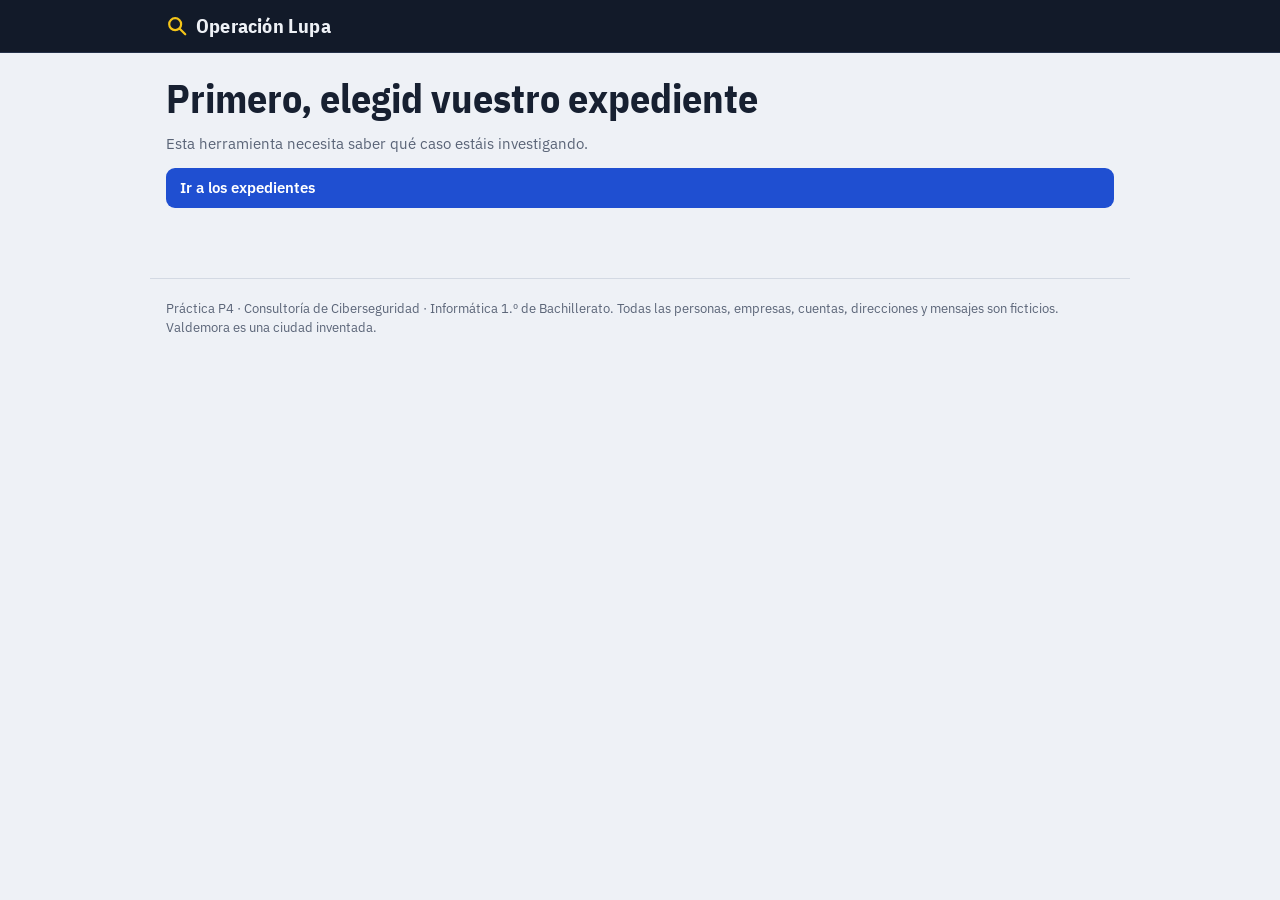
<file: archivos.html>
<!DOCTYPE html>
<html lang="es">
<head>
<meta charset="utf-8">
<meta name="viewport" content="width=device-width, initial-scale=1, viewport-fit=cover">
<title>Archivos · Operación Lupa</title>
<link rel="preconnect" href="https://fonts.googleapis.com">
<link rel="stylesheet" href="https://fonts.googleapis.com/css2?family=IBM+Plex+Sans+Condensed:wght@500;600;700&family=IBM+Plex+Sans:wght@400;500;600&family=IBM+Plex+Mono:wght@400;500;600&display=swap">
<link rel="stylesheet" href="css/comun.css">
<style>:root{padding-top:env(safe-area-inset-top,0px);padding-bottom:env(safe-area-inset-bottom,0px)}</style>
</head>
<body>
<main class="wrap" id="view"></main>
<script src="datos/hugo.js"></script>
<script src="datos/dani.js"></script>
<script src="datos/nora.js"></script>
<script src="datos/marcos.js"></script>
<script src="datos/irene.js"></script>
<script src="js/comun.js"></script>
<script>
const ICON = {jpg: "🖼️", docx: "📄", png: "🖼️", pdf: "📕", gpx: "🧭", mp4: "🎞️", mp3: "🎵"};
async function detail(c, f, box) {
 const head = `<div style="display:flex;gap:8px;align-items:center;flex-wrap:wrap">${ev(f.c)}<h3 style="font-size:18px;font-family:var(--mono);font-weight:500;word-break:break-all">${f.name}</h3></div>`;
 if (f.kind !== "jpg") {
  box.innerHTML = head + `<p class="small" style="margin:0">Propiedades del archivo</p><table class="ptable">${f.props.map(r => `<tr><td>${r[0]}</td><td>${esc(r[1])}</td></tr>`).join("")}</table>${f.gps ? gpsBlock(f.gps) : ""}`; return;
 }
 const prev = `<div class="fprev">${photo(f.name, f.ph, (c.h + 60) % 360)}</div>`;
 box.innerHTML = head + prev + `<p class="small" style="margin:0">${esc(f.note)} · leyendo metadatos…</p>`;
 let meta = Object.assign({}, c.meta[f.name]);
 try { const r = await readExif("img/" + f.name); if (r && (r.model !== "—" || r.date !== "—")) meta = r; } catch (e) {}
 const rows = [["Fabricante", meta.make], ["Modelo del dispositivo", meta.model], ["Fecha y hora de la toma", meta.date], ["Software", meta.soft || "—"], ["Ubicación (GPS)", meta.gps ? `${meta.gps[0].toFixed(5)}, ${meta.gps[1].toFixed(5)}` : "No contiene"]];
 box.innerHTML = head + prev + `<p class="small" style="margin:0">${esc(f.note)}</p>
  <table class="ptable">${rows.map(r => `<tr><td>${r[0]}</td><td>${esc(r[1])}</td></tr>`).join("")}</table>${gpsBlock(meta.gps)}
  <a class="btn ghost" href="img/${f.name}" download="${f.name}" style="justify-self:start">Descargar el original</a>`;
}
toolPage("archivos", (c, id, el) => {
 el.innerHTML = `<div class="fx panel"><div class="flist">${c.files.map((f, i) => `<button class="fitem" data-i="${i}"><span class="fi">${ICON[f.kind]}</span><span style="min-width:0;flex:1"><b>${f.name}</b><small>${f.kind.toUpperCase()}</small></span>${ev(f.c)}</button>`).join("")}</div><div class="fdet" id="fd"></div></div>`;
 const show = i => { el.querySelectorAll(".fitem").forEach((b, j) => b.setAttribute("aria-current", i === j)); detail(c, c.files[i], $("#fd")); };
 el.querySelectorAll(".fitem").forEach(b => b.onclick = () => show(+b.dataset.i)); show(0);
});
</script>
</body>
</html>
</file>
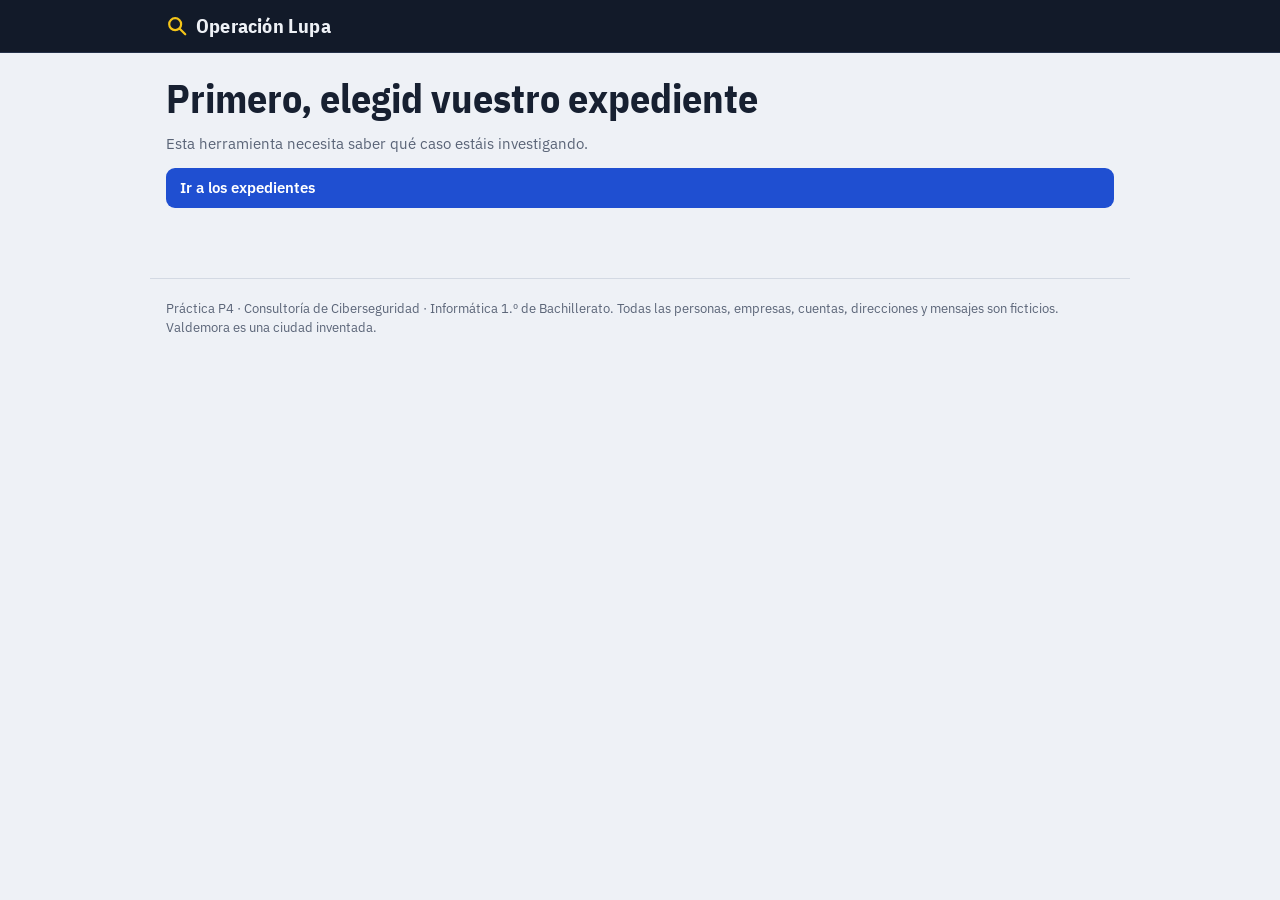
<file: cuentas.html>
<!DOCTYPE html>
<html lang="es">
<head>
<meta charset="utf-8">
<meta name="viewport" content="width=device-width, initial-scale=1, viewport-fit=cover">
<title>Panel de cuentas · Operación Lupa</title>
<link rel="preconnect" href="https://fonts.googleapis.com">
<link rel="stylesheet" href="https://fonts.googleapis.com/css2?family=IBM+Plex+Sans+Condensed:wght@500;600;700&family=IBM+Plex+Sans:wght@400;500;600&family=IBM+Plex+Mono:wght@400;500;600&display=swap">
<link rel="stylesheet" href="css/comun.css">
<style>:root{padding-top:env(safe-area-inset-top,0px);padding-bottom:env(safe-area-inset-bottom,0px)}</style>
</head>
<body>
<main class="wrap" id="view"></main>
<script src="datos/hugo.js"></script>
<script src="datos/dani.js"></script>
<script src="datos/nora.js"></script>
<script src="datos/marcos.js"></script>
<script src="datos/irene.js"></script>
<script src="js/comun.js"></script>
<script>
toolPage("cuentas", (c, id, el) => {
 const card = a => `<div class="acct panel"${a.alert ? ' style="border-color:var(--alert)"' : ""}><div class="top"><span class="ic">${a.ic}</span><div class="nm"><b>${a.svc}</b><span>${esc(a.id)}</span></div>${ev(a.c)}</div>
  <dl class="kv">${a.kv.map(k => `<dt>${k[0]}</dt><dd>${esc(k[1])}</dd>`).join("")}</dl>
  <div class="actv"><span class="eyebrow" style="font-size:11px">Actividad reciente</span>${a.act.map(r => `<div><time>${r[0]}</time><span${r[2] ? ' class="warn"' : ""}>${esc(r[1])}</span></div>`).join("")}</div>
  ${a.alert ? `<p style="margin:0;font-size:13.5px;color:var(--alert)">⚠️ ${esc(a.alert)}</p>` : ""}</div>`;
 el.innerHTML = `<div class="acc">${c.acc.map(card).join("")}</div>
 <section class="lab panel"><span class="eyebrow">Prueba de recuperación autorizada</span><h3>¿Podría un atacante recuperar la cuenta de ${c.lab.svc}?</h3>
 <p style="margin:0;font-size:14px">${c.short} os autoriza a probar el formulario «He olvidado mi contraseña» de <b>${esc(c.lab.user)}</b>. No hay límite de intentos.</p>
 <div class="txt" style="font-size:14px"><b>Pregunta de seguridad:</b> ${esc(c.lab.q)}</div>
 <form id="lf"><input id="la" placeholder="Respuesta" aria-label="Respuesta a la pregunta de seguridad" autocomplete="off"><button class="btn" type="submit">Comprobar</button></form>
 <div class="out" id="lo" aria-live="polite"></div></section>`;
 let tries = 0;
 $("#lf").addEventListener("submit", e => {
  e.preventDefault(); tries++; const o = $("#lo"), v = $("#la").value;
  if (!v.trim()) { o.className = "out bad"; o.textContent = "Escribid una respuesta."; return; }
  if ([].concat(c.lab.hash).includes(hz(v))) { o.className = "out good"; o.textContent = `Respuesta correcta en ${tries} intento${tries > 1 ? "s" : ""}. ${c.lab.svc} os deja crear una contraseña nueva: un atacante habría tomado el control de la cuenta. Anotad de qué evidencias sacasteis la respuesta.`; }
  else { o.className = "out bad"; o.textContent = `Respuesta incorrecta (intento ${tries}). Revisad las evidencias de la misión 1.`; }
 });
});
</script>
</body>
</html>
</file>
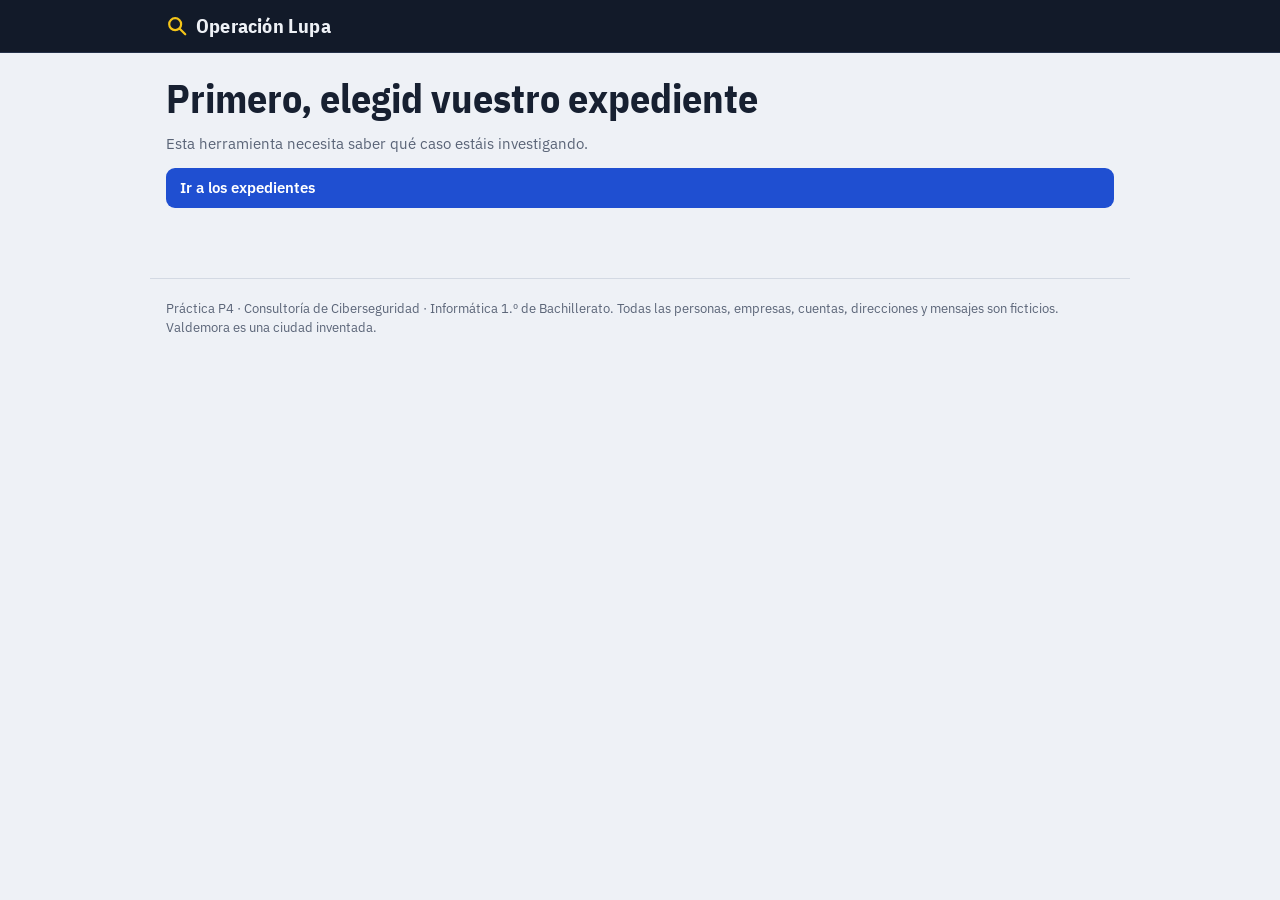
<file: cybersearch.html>
<!DOCTYPE html>
<html lang="es">
<head>
<meta charset="utf-8">
<meta name="viewport" content="width=device-width, initial-scale=1, viewport-fit=cover">
<title>CyberSearch · Operación Lupa</title>
<link rel="preconnect" href="https://fonts.googleapis.com">
<link rel="stylesheet" href="https://fonts.googleapis.com/css2?family=IBM+Plex+Sans+Condensed:wght@500;600;700&family=IBM+Plex+Sans:wght@400;500;600&family=IBM+Plex+Mono:wght@400;500;600&display=swap">
<link rel="stylesheet" href="css/comun.css">
<style>:root{padding-top:env(safe-area-inset-top,0px);padding-bottom:env(safe-area-inset-bottom,0px)}</style>
</head>
<body>
<main class="wrap" id="view"></main>
<script src="datos/hugo.js"></script>
<script src="datos/dani.js"></script>
<script src="datos/nora.js"></script>
<script src="datos/marcos.js"></script>
<script src="datos/irene.js"></script>
<script src="js/comun.js"></script>
<script>
toolPage("cybersearch", (c, id, el) => {
 el.innerHTML = `<div class="search panel"><div class="slogo">Cyber<span>Search</span></div>
 <form class="sbox" id="sf" role="search"><input id="q" type="search" placeholder="Buscar en Internet…" aria-label="Buscar" autocomplete="off"><button class="btn" type="submit">Buscar</button></form>
 <div id="res" class="res"><p class="empty">Escribid el nombre de usuario y pulsad Buscar. Si descubrís otro dato (un nombre completo, un correo…), probadlo también.</p></div></div>
 <div class="panel" style="margin-top:14px;padding:14px"><div style="display:flex;gap:8px;align-items:center;margin-bottom:6px">${ev(c.log.c)}<h3 style="font-size:17px">Registro técnico aportado por la auditoría</h3></div>
 <p class="small" style="margin:0 0 8px">Este registro no aparece en buscadores: lo genera un servicio cada vez que ${c.short} se conecta.</p>
 <div class="log"><table>${c.log.rows.map(r => `<tr><td>${r[0]}</td><td>${esc(r[1])}</td></tr>`).join("")}</table></div></div>`;
 $("#sf").addEventListener("submit", e => {
  e.preventDefault();
  const q = $("#q").value.trim().toLowerCase().replace(/^@/, ""), out = $("#res");
  if (!q) { out.innerHTML = `<p class="empty">Escribid algo para buscar.</p>`; return; }
  const hit = c.search.q.some(k => q === k || (q.length >= 4 && k.includes(q) && q.length >= k.length - 3));
  out.innerHTML = hit ? `<p class="empty">Resultados para «${esc(q)}»</p>` + c.search.res.map((r, i) => `<button class="r" data-i="${i}"><span class="u">${esc(r.u)}</span><span class="t">${esc(r.t)}</span><span class="s">${esc(r.s)}</span><span>${ev(r.c)}</span></button>`).join("")
   : `<p class="empty">No hay resultados para «${esc(q)}». Revisad cómo está escrito o probad con otro dato.</p>`;
  out.querySelectorAll(".r").forEach(b => b.onclick = () => { const r = c.search.res[b.dataset.i];
   openSheet(`<div class="hd"><span class="ev">${r.c}</span><div class="who">${esc(r.t)}<small>${esc(r.u)}</small></div>${X}</div><div class="site">${r.page}</div>`, r.t); });
 });
});
</script>
</body>
</html>
</file>
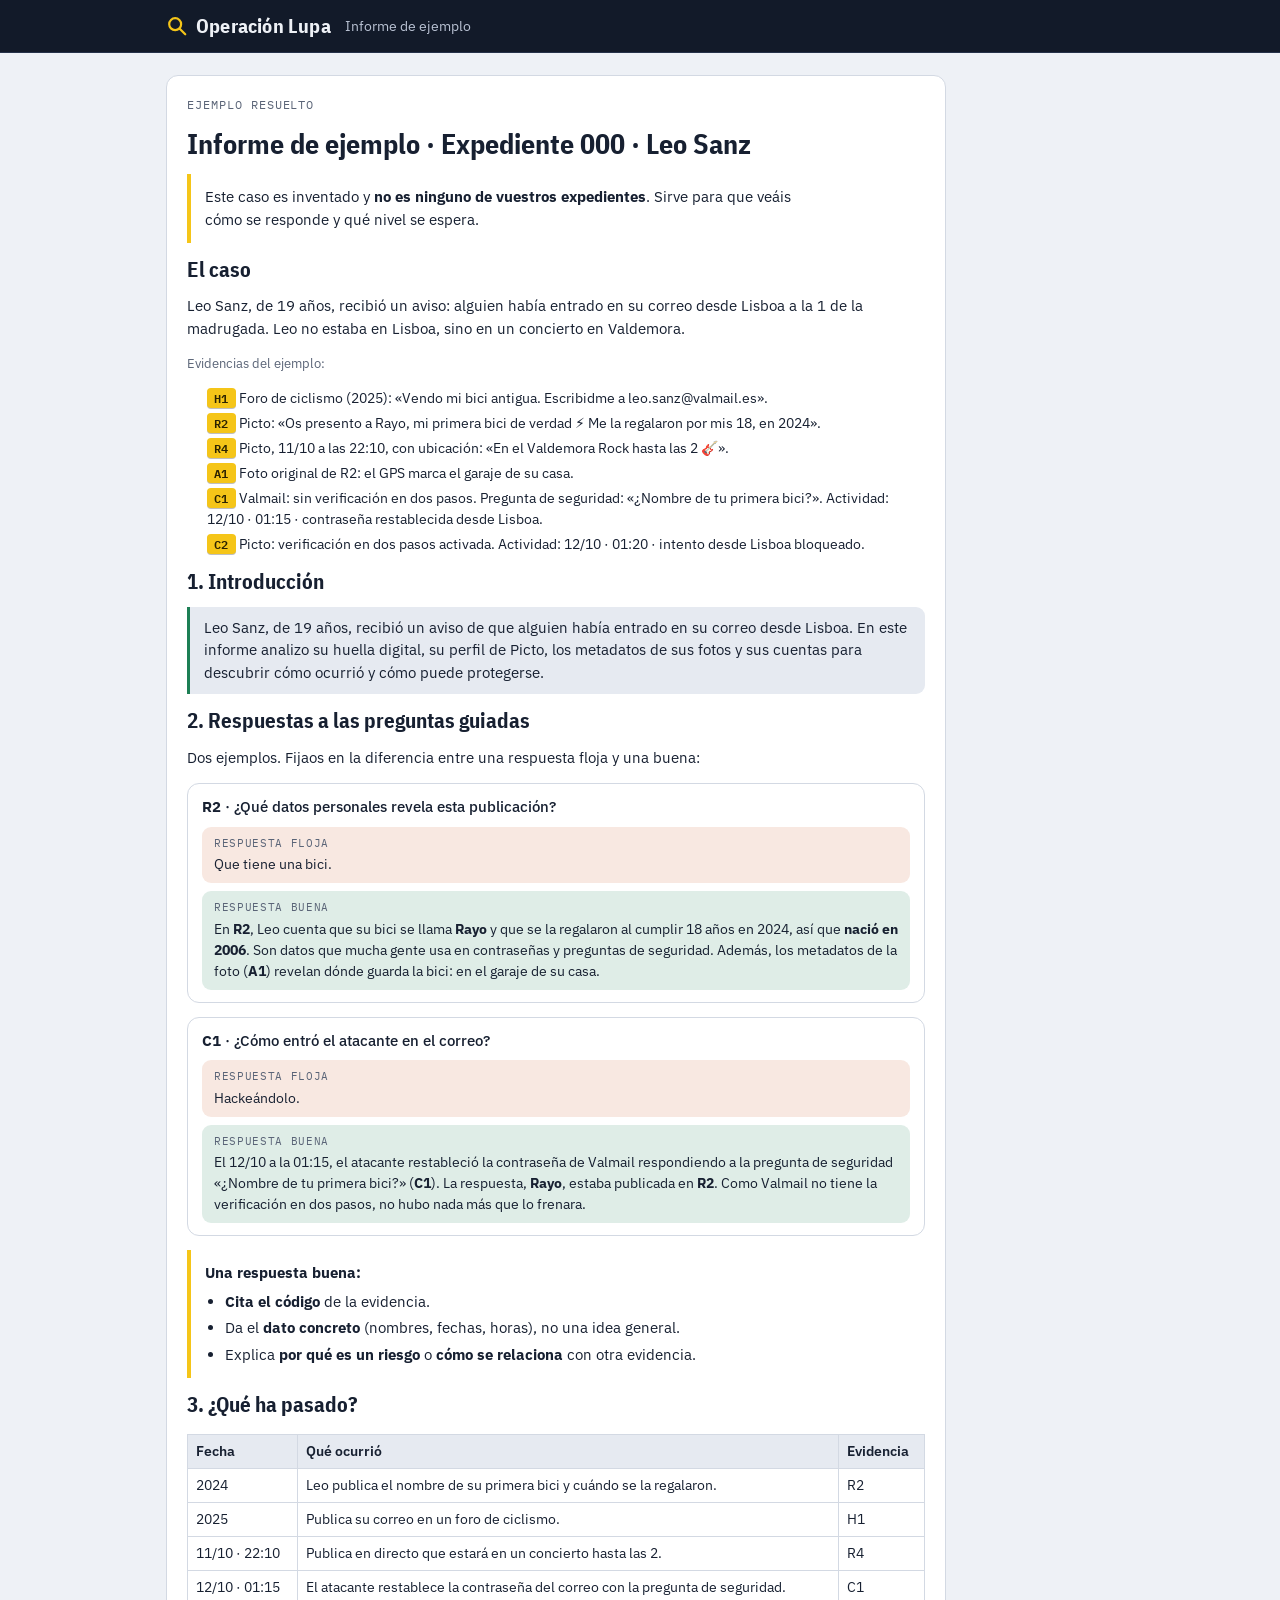
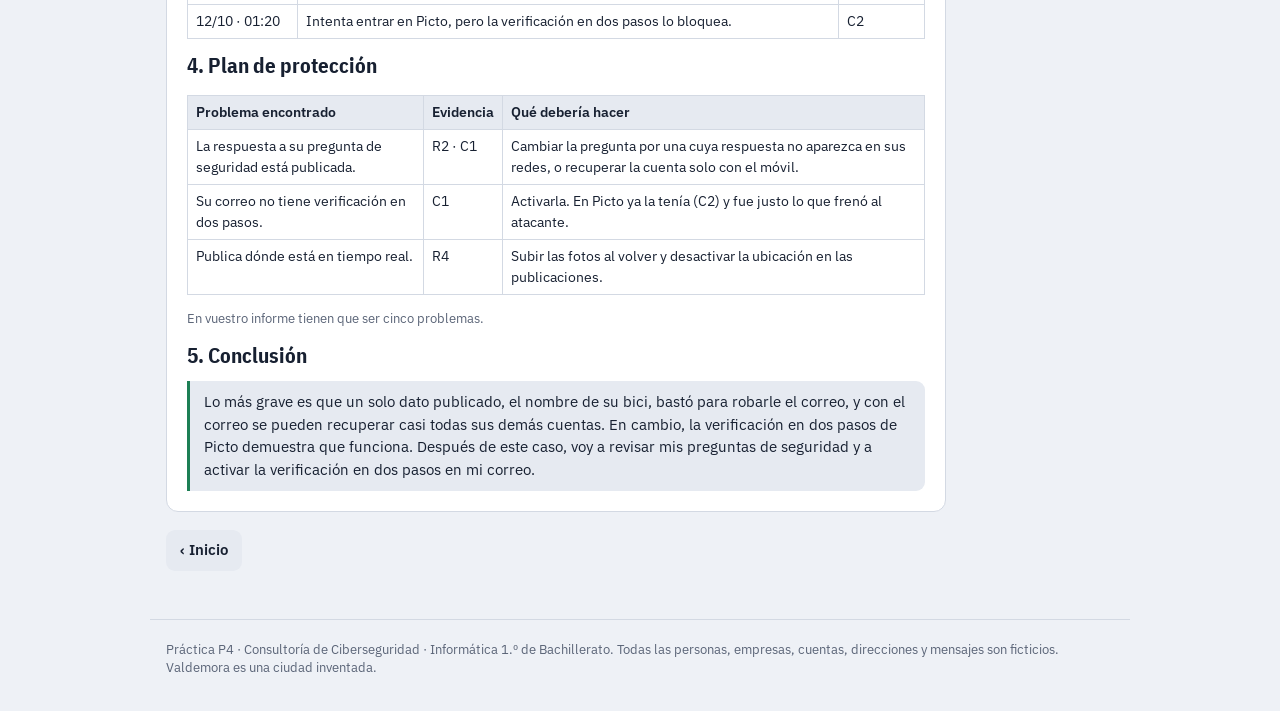
<file: ejemplo.html>
<!DOCTYPE html>
<html lang="es">
<head>
<meta charset="utf-8">
<meta name="viewport" content="width=device-width, initial-scale=1, viewport-fit=cover">
<title>Informe de ejemplo · Operación Lupa</title>
<link rel="preconnect" href="https://fonts.googleapis.com">
<link rel="stylesheet" href="https://fonts.googleapis.com/css2?family=IBM+Plex+Sans+Condensed:wght@500;600;700&family=IBM+Plex+Sans:wght@400;500;600&family=IBM+Plex+Mono:wght@400;500;600&display=swap">
<link rel="stylesheet" href="css/comun.css">
<style>:root{padding-top:env(safe-area-inset-top,0px);padding-bottom:env(safe-area-inset-bottom,0px)}</style>
</head>
<body>
<main class="wrap" id="view"></main>
<script src="datos/hugo.js"></script>
<script src="datos/dani.js"></script>
<script src="datos/nora.js"></script>
<script src="datos/marcos.js"></script>
<script src="datos/irene.js"></script>
<script src="js/comun.js"></script>
<script>
chrome();
const id = caseId();
setCrumb(id ? [[`Expediente ${CASOS[id].no}`, `expediente.html#${id}`], ["Informe de ejemplo"]] : [["Informe de ejemplo"]]);
$("#view").innerHTML = `<article class="doc panel"><span class="eyebrow">Ejemplo resuelto</span><h1 style="font-size:28px">Informe de ejemplo · Expediente 000 · Leo Sanz</h1><p class="notice" style="margin:0">Este caso es inventado y <b>no es ninguno de vuestros expedientes</b>. Sirve para que veáis cómo se responde y qué nivel se espera.</p><h2>El caso</h2><p style="margin:0">Leo Sanz, de 19 años, recibió un aviso: alguien había entrado en su correo desde Lisboa a la 1 de la madrugada. Leo no estaba en Lisboa, sino en un concierto en Valdemora.</p><p class="small" style="margin:0">Evidencias del ejemplo:</p><ul class="evl"><li><span class="ev">H1</span> Foro de ciclismo (2025): «Vendo mi bici antigua. Escribidme a leo.sanz@valmail.es».</li><li><span class="ev">R2</span> Picto: «Os presento a Rayo, mi primera bici de verdad ⚡ Me la regalaron por mis 18, en 2024».</li><li><span class="ev">R4</span> Picto, 11/10 a las 22:10, con ubicación: «En el Valdemora Rock hasta las 2 🎸».</li><li><span class="ev">A1</span> Foto original de R2: el GPS marca el garaje de su casa.</li><li><span class="ev">C1</span> Valmail: sin verificación en dos pasos. Pregunta de seguridad: «¿Nombre de tu primera bici?». Actividad: 12/10 · 01:15 · contraseña restablecida desde Lisboa.</li><li><span class="ev">C2</span> Picto: verificación en dos pasos activada. Actividad: 12/10 · 01:20 · intento desde Lisboa bloqueado.</li></ul><h2>1. Introducción</h2><p class="exa">Leo Sanz, de 19 años, recibió un aviso de que alguien había entrado en su correo desde Lisboa. En este informe analizo su huella digital, su perfil de Picto, los metadatos de sus fotos y sus cuentas para descubrir cómo ocurrió y cómo puede protegerse.</p><h2>2. Respuestas a las preguntas guiadas</h2><p style="margin:0">Dos ejemplos. Fijaos en la diferencia entre una respuesta floja y una buena:</p><div class="exq"><p class="qq"><b>R2</b> · ¿Qué datos personales revela esta publicación?</p><div class="bad"><span>Respuesta floja</span>Que tiene una bici.</div><div class="good"><span>Respuesta buena</span>En <b>R2</b>, Leo cuenta que su bici se llama <b>Rayo</b> y que se la regalaron al cumplir 18 años en 2024, así que <b>nació en 2006</b>. Son datos que mucha gente usa en contraseñas y preguntas de seguridad. Además, los metadatos de la foto (<b>A1</b>) revelan dónde guarda la bici: en el garaje de su casa.</div></div><div class="exq"><p class="qq"><b>C1</b> · ¿Cómo entró el atacante en el correo?</p><div class="bad"><span>Respuesta floja</span>Hackeándolo.</div><div class="good"><span>Respuesta buena</span>El 12/10 a la 01:15, el atacante restableció la contraseña de Valmail respondiendo a la pregunta de seguridad «¿Nombre de tu primera bici?» (<b>C1</b>). La respuesta, <b>Rayo</b>, estaba publicada en <b>R2</b>. Como Valmail no tiene la verificación en dos pasos, no hubo nada más que lo frenara.</div></div><div class="notice" style="margin:0"><b>Una respuesta buena:</b><ul style="margin:6px 0 0"><li><b>Cita el código</b> de la evidencia.</li><li>Da el <b>dato concreto</b> (nombres, fechas, horas), no una idea general.</li><li>Explica <b>por qué es un riesgo</b> o <b>cómo se relaciona</b> con otra evidencia.</li></ul></div><h2>3. ¿Qué ha pasado?</h2><div class="tplwrap"><table class="tpl ex"><tr><th>Fecha</th><th>Qué ocurrió</th><th>Evidencia</th></tr><tr><td>2024</td><td>Leo publica el nombre de su primera bici y cuándo se la regalaron.</td><td>R2</td></tr><tr><td>2025</td><td>Publica su correo en un foro de ciclismo.</td><td>H1</td></tr><tr><td>11/10 · 22:10</td><td>Publica en directo que estará en un concierto hasta las 2.</td><td>R4</td></tr><tr><td>12/10 · 01:15</td><td>El atacante restablece la contraseña del correo con la pregunta de seguridad.</td><td>C1</td></tr><tr><td>12/10 · 01:20</td><td>Intenta entrar en Picto, pero la verificación en dos pasos lo bloquea.</td><td>C2</td></tr></table></div><h2>4. Plan de protección</h2><div class="tplwrap"><table class="tpl ex"><tr><th>Problema encontrado</th><th>Evidencia</th><th>Qué debería hacer</th></tr><tr><td>La respuesta a su pregunta de seguridad está publicada.</td><td>R2 · C1</td><td>Cambiar la pregunta por una cuya respuesta no aparezca en sus redes, o recuperar la cuenta solo con el móvil.</td></tr><tr><td>Su correo no tiene verificación en dos pasos.</td><td>C1</td><td>Activarla. En Picto ya la tenía (C2) y fue justo lo que frenó al atacante.</td></tr><tr><td>Publica dónde está en tiempo real.</td><td>R4</td><td>Subir las fotos al volver y desactivar la ubicación en las publicaciones.</td></tr></table></div><p class="small" style="margin:0">En vuestro informe tienen que ser cinco problemas.</p><h2>5. Conclusión</h2><p class="exa">Lo más grave es que un solo dato publicado, el nombre de su bici, bastó para robarle el correo, y con el correo se pueden recuperar casi todas sus demás cuentas. En cambio, la verificación en dos pasos de Picto demuestra que funciona. Después de este caso, voy a revisar mis preguntas de seguridad y a activar la verificación en dos pasos en mi correo.</p></article>` + (id ? `<nav class="mnav"><a class="btn ghost" href="informe.html#${id}">‹ Volver al informe</a></nav>` : `<nav class="mnav"><a class="btn ghost" href="index.html">‹ Inicio</a></nav>`);
</script>
</body>
</html>
</file>
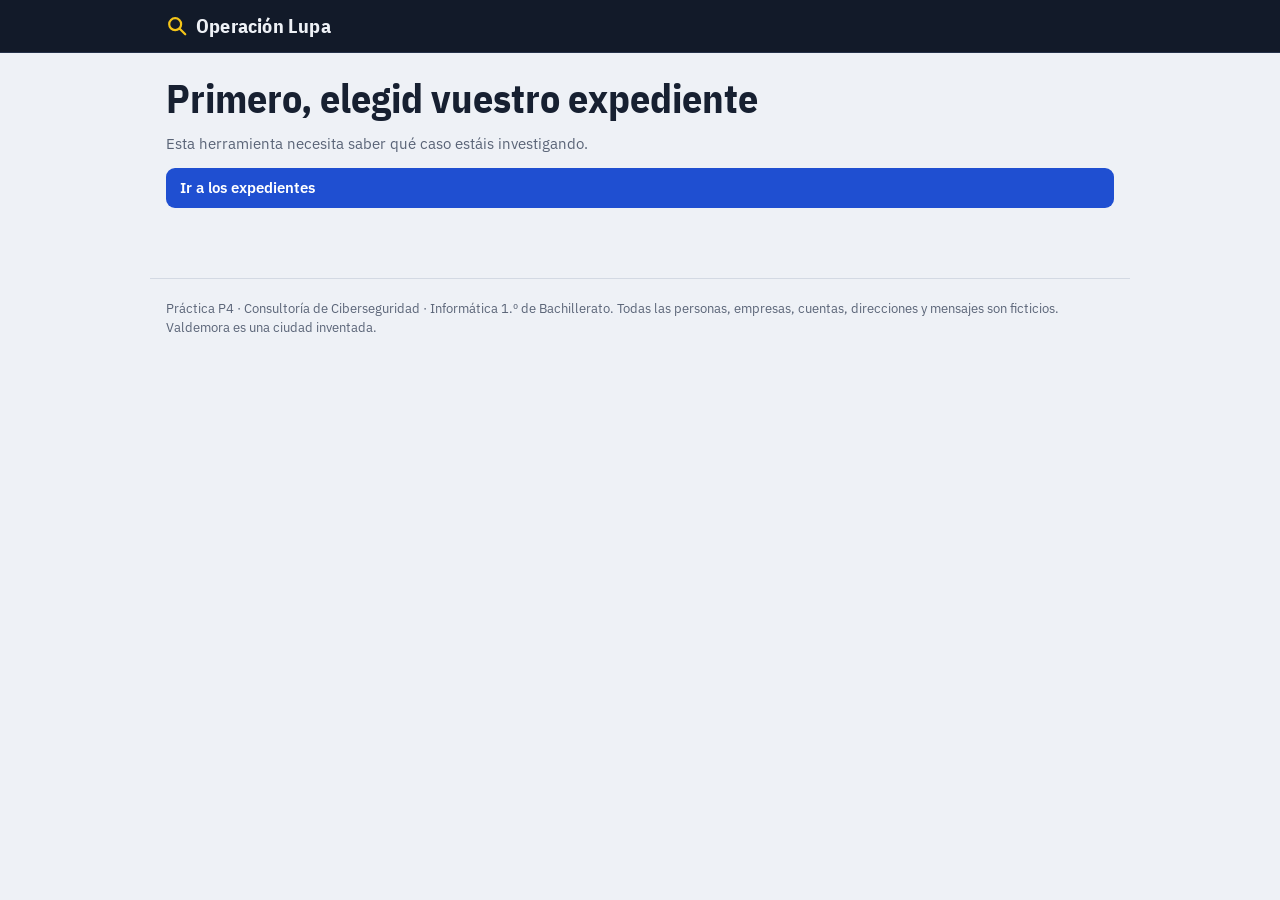
<file: expediente.html>
<!DOCTYPE html>
<html lang="es">
<head>
<meta charset="utf-8">
<meta name="viewport" content="width=device-width, initial-scale=1, viewport-fit=cover">
<title>Expediente · Operación Lupa</title>
<link rel="preconnect" href="https://fonts.googleapis.com">
<link rel="stylesheet" href="https://fonts.googleapis.com/css2?family=IBM+Plex+Sans+Condensed:wght@500;600;700&family=IBM+Plex+Sans:wght@400;500;600&family=IBM+Plex+Mono:wght@400;500;600&display=swap">
<link rel="stylesheet" href="css/comun.css">
<style>:root{padding-top:env(safe-area-inset-top,0px);padding-bottom:env(safe-area-inset-bottom,0px)}</style>
</head>
<body>
<main class="wrap" id="view"></main>
<script src="datos/hugo.js"></script>
<script src="datos/dani.js"></script>
<script src="datos/nora.js"></script>
<script src="datos/marcos.js"></script>
<script src="datos/irene.js"></script>
<script src="js/comun.js"></script>
<script>
chrome();
const id = caseId();
if (!id) { setCrumb([]); noCase(); } else {
 const c = CASOS[id]; document.title = `Expediente ${c.no} · Operación Lupa`;
 setCrumb([[`Expediente ${c.no}`]]);
 let html = `<section class="file panel">${avatar(id)}<div class="meta"><span class="eyebrow">Expediente ${c.no} · La identidad expuesta</span><h1 style="font-size:28px">${c.name}</h1><p style="margin:0">${esc(c.situation)}</p>
 <dl><dt>Edad</dt><dd>${c.age} años</dd><dt>Estudios</dt><dd>${esc(c.study)}</dd><dt>Usuario conocido</dt><dd>${c.nick}</dd></dl></div></section>`;
 const card = m => `<div class="mcard2 panel"><div class="top"><span class="num">${m.n}</span><div><h3>${m.t}</h3><span class="small">${m.sub} · apartado ${m.tema}</span></div></div>
  <div class="mtools">${m.tools.map((k, j) => `<a href="${k}.html#${id}">${m.tools.length > 1 ? (j + 1) + ". " : ""}${TOOLS[k].name} ›</a>`).join("")}</div></div>`;
 html += `<p class="notice" style="margin:0 0 16px">Tenéis <b>4 sesiones</b> para completar las dos misiones y entregar el informe. Id a vuestro ritmo, pero en orden: algunas respuestas de la misión 2 están en la misión 1.</p>`;
 html += `<div class="mlist">${MISIONES.map(card).join("")}<div class="mcard2 panel"><div class="top"><span class="num">✎</span><div><h3>Informe de auditoría</h3><span class="small">Plantilla y entrega</span></div></div><div class="mtools"><a href="informe.html#${id}">Abrir el informe ›</a></div></div></div>`;
 $("#view").innerHTML = html;
 window.addEventListener("hashchange", () => location.reload());
}
</script>
</body>
</html>
</file>
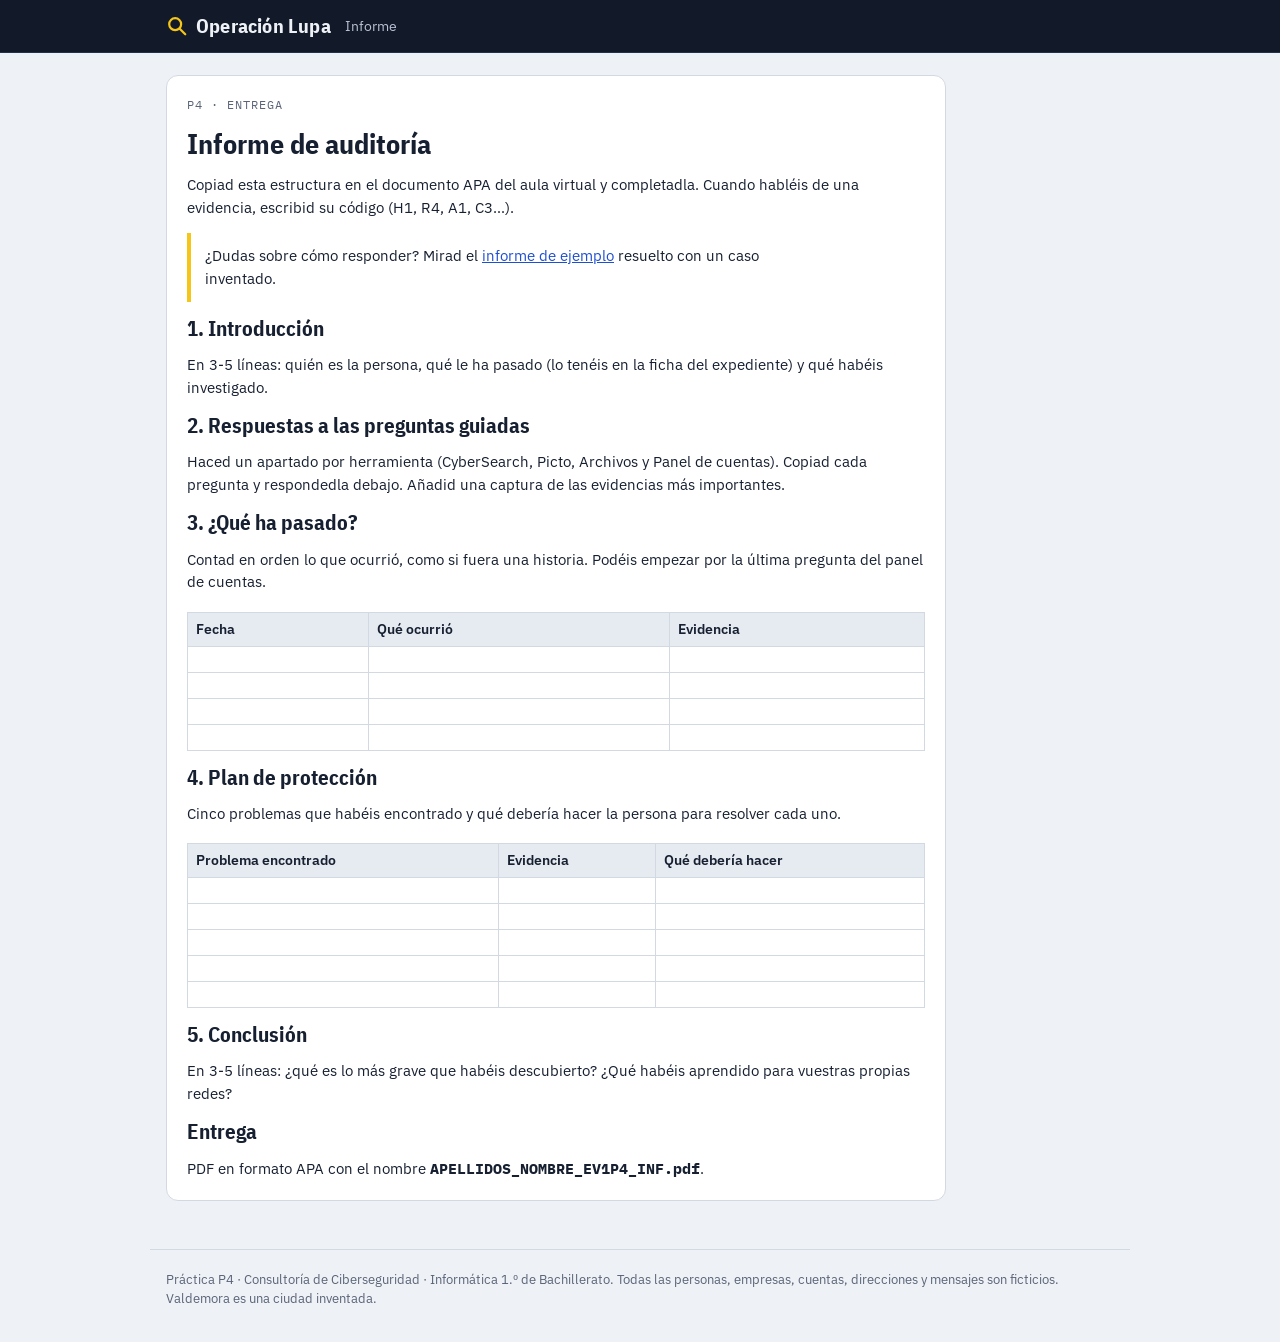
<file: informe.html>
<!DOCTYPE html>
<html lang="es">
<head>
<meta charset="utf-8">
<meta name="viewport" content="width=device-width, initial-scale=1, viewport-fit=cover">
<title>Informe · Operación Lupa</title>
<link rel="preconnect" href="https://fonts.googleapis.com">
<link rel="stylesheet" href="https://fonts.googleapis.com/css2?family=IBM+Plex+Sans+Condensed:wght@500;600;700&family=IBM+Plex+Sans:wght@400;500;600&family=IBM+Plex+Mono:wght@400;500;600&display=swap">
<link rel="stylesheet" href="css/comun.css">
<style>:root{padding-top:env(safe-area-inset-top,0px);padding-bottom:env(safe-area-inset-bottom,0px)}</style>
</head>
<body>
<main class="wrap" id="view"></main>
<script src="datos/hugo.js"></script>
<script src="datos/dani.js"></script>
<script src="datos/nora.js"></script>
<script src="datos/marcos.js"></script>
<script src="datos/irene.js"></script>
<script src="js/comun.js"></script>
<script>
chrome();
const id = caseId(), c = id ? CASOS[id] : null;
setCrumb(id ? [[`Expediente ${c.no}`, `expediente.html#${id}`], ["Informe"]] : [["Informe"]]);
const T = (cols, rows) => `<div class="tplwrap"><table class="tpl"><tr>${cols.map(x => `<th>${x}</th>`).join("")}</tr>${Array.from({length: rows}, () => `<tr>${cols.map(() => `<td></td>`).join("")}</tr>`).join("")}</table></div>`;
$("#view").innerHTML = `<article class="doc panel"><span class="eyebrow">P4 · Entrega</span><h1 style="font-size:28px">Informe de auditoría${c ? " · " + c.name : ""}</h1>
<p style="margin:0">Copiad esta estructura en el documento APA del aula virtual y completadla. Cuando habléis de una evidencia, escribid su código (H1, R4, A1, C3…).</p>
<p class="notice" style="margin:0">¿Dudas sobre cómo responder? Mirad el <a href="ejemplo.html${id ? "#" + id : ""}">informe de ejemplo</a> resuelto con un caso inventado.</p>
<h2>1. Introducción</h2><p style="margin:0">En 3-5 líneas: quién es la persona, qué le ha pasado (lo tenéis en la ficha del expediente) y qué habéis investigado.</p>
<h2>2. Respuestas a las preguntas guiadas</h2><p style="margin:0">Haced un apartado por herramienta (CyberSearch, Picto, Archivos y Panel de cuentas). Copiad cada pregunta y respondedla debajo. Añadid una captura de las evidencias más importantes.</p>
<h2>3. ¿Qué ha pasado?</h2><p style="margin:0">Contad en orden lo que ocurrió, como si fuera una historia. Podéis empezar por la última pregunta del panel de cuentas.</p>${T(["Fecha", "Qué ocurrió", "Evidencia"], 4)}
<h2>4. Plan de protección</h2><p style="margin:0">Cinco problemas que habéis encontrado y qué debería hacer la persona para resolver cada uno.</p>${T(["Problema encontrado", "Evidencia", "Qué debería hacer"], 5)}
<h2>5. Conclusión</h2><p style="margin:0">En 3-5 líneas: ¿qué es lo más grave que habéis descubierto? ¿Qué habéis aprendido para vuestras propias redes?</p>
<h2>Entrega</h2><p style="margin:0">PDF en formato APA con el nombre <b style="font-family:var(--mono)">APELLIDOS_NOMBRE_EV1P4_INF.pdf</b>.</p></article>
${id ? `<nav class="mnav"><a class="btn ghost" href="cuentas.html#${id}">‹ Panel de cuentas</a><a class="btn ghost" href="expediente.html#${id}">Volver al expediente</a></nav>` : ""}`;
</script>
</body>
</html>
</file>
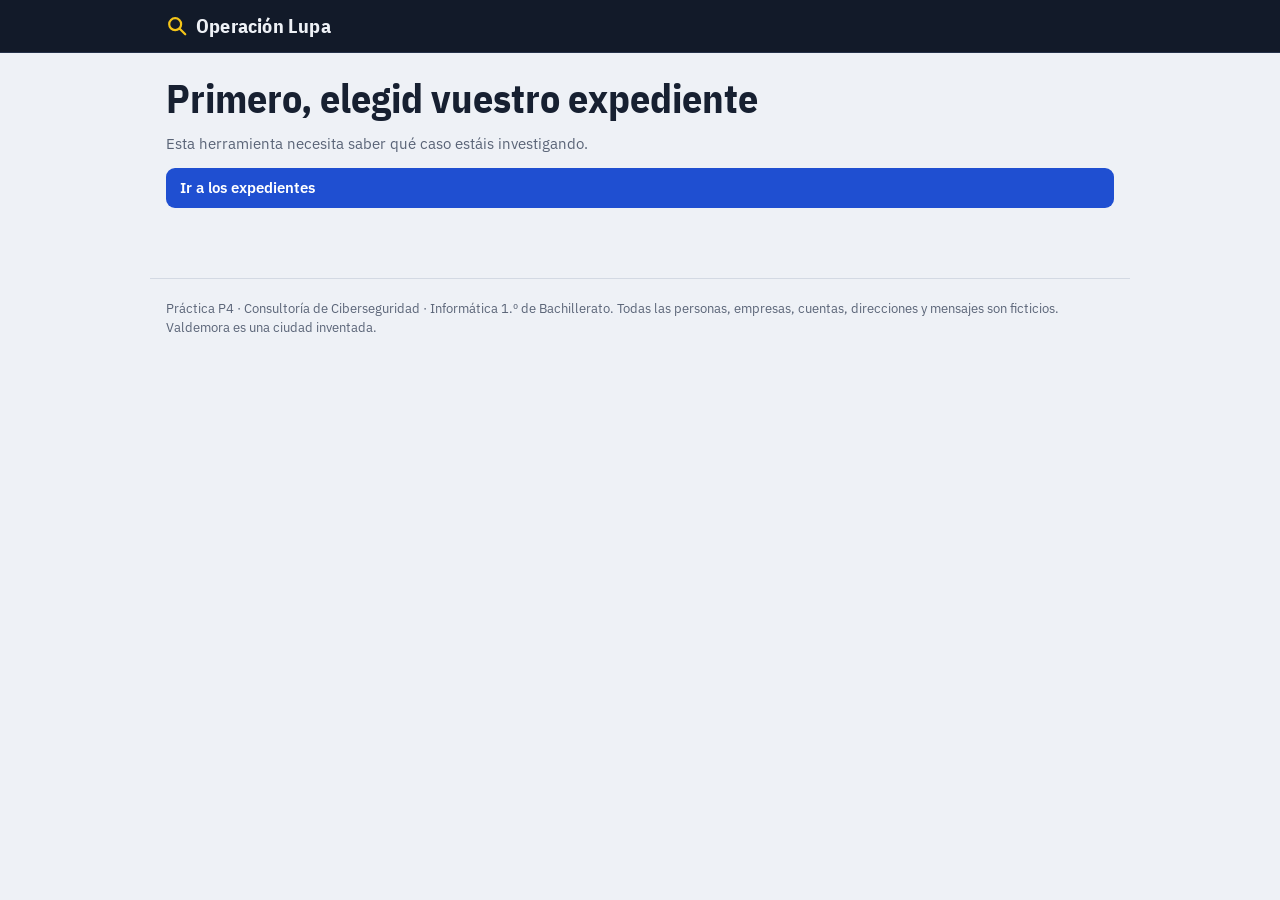
<file: picto.html>
<!DOCTYPE html>
<html lang="es">
<head>
<meta charset="utf-8">
<meta name="viewport" content="width=device-width, initial-scale=1, viewport-fit=cover">
<title>Picto · Operación Lupa</title>
<link rel="preconnect" href="https://fonts.googleapis.com">
<link rel="stylesheet" href="https://fonts.googleapis.com/css2?family=IBM+Plex+Sans+Condensed:wght@500;600;700&family=IBM+Plex+Sans:wght@400;500;600&family=IBM+Plex+Mono:wght@400;500;600&display=swap">
<link rel="stylesheet" href="css/comun.css">
<style>:root{padding-top:env(safe-area-inset-top,0px);padding-bottom:env(safe-area-inset-bottom,0px)}</style>
</head>
<body>
<main class="wrap" id="view"></main>
<script src="datos/hugo.js"></script>
<script src="datos/dani.js"></script>
<script src="datos/nora.js"></script>
<script src="datos/marcos.js"></script>
<script src="datos/irene.js"></script>
<script src="js/comun.js"></script>
<script>
function postMedia(c, p) { return p.shot ? SHOT(p.shot[0], p.shot[1]) : photo(p.img + ".jpg", p.ph, (c.h + parseInt(p.c.slice(1)) * 41) % 360); }
toolPage("picto", (c, id, el) => {
 const p = c.pic, S = p.search;
 const accounts = S.decoys.slice(); accounts.splice(S.pos, 0, {target: true, user: c.picto, name: c.name, bio: p.bio, posts: p.posts, fol: p.fol});
 const head = (a, i) => `<div class="prow"><div class="av"><div class="in">${ini(a.name)}${a.target ? `<img src="img/${id}-avatar.jpg" alt="" onerror="this.remove()">` : ""}</div></div><div class="stats"><div><b>${a.posts}</b><span>publicaciones</span></div><div><b>${a.fol}</b><span>seguidores</span></div><div><b>${a.seg || p.seg}</b><span>seguidos</span></div></div></div>
  <div class="bio"><b>${esc(a.name)}</b>${esc(a.bio)}</div>`;
 const top = `<div class="ptop"><span class="plogo">pict<b>o</b></span><span style="flex:1"></span>`;
 function searchView(q) {
  el.innerHTML = `<div class="picto panel">${top}</div>
  <div class="psearch"><form id="pf" class="sbox" role="search"><input id="pq" type="search" placeholder="🔍 Buscar cuentas en Picto" aria-label="Buscar en Picto" autocomplete="off" value="${esc(q || "")}"><button class="btn" type="submit">Buscar</button></form><div id="pr"></div></div></div>`;
  const run = () => {
   const v = $("#pq").value.trim().toLowerCase().replace(/^@/, "").normalize("NFD").replace(/[̀-ͯ]/g, "");
   const out = $("#pr");
   if (!v) { out.innerHTML = `<p class="empty">Escribid el nombre de la persona y pulsad Buscar.</p>`; return; }
   if (!S.q.some(k => v.includes(k) || k.includes(v) && v.length >= 3)) { out.innerHTML = `<p class="empty">No se han encontrado cuentas para «${esc(v)}».</p>`; return; }
   out.innerHTML = `<p class="small" style="margin:0">${accounts.length} cuentas encontradas. ¿Cuál es la de ${c.short}?</p>` + accounts.map((a, i) => `<button class="msg" data-i="${i}"><span class="av sm"><span class="in" style="width:42px;height:42px;font-size:15px">${ini(a.name)}</span></span><span class="t"><b>@${esc(a.user)}</b><span>${esc(a.name)} · ${esc(a.bio.split("\n").join(" · "))}</span></span>${a.priv ? '<span class="small">🔒</span>' : ""}</button>`).join("");
   out.querySelectorAll(".msg").forEach(b => b.onclick = () => { const a = accounts[b.dataset.i]; a.target ? profileView() : decoyView(a); });
  };
  $("#pf").addEventListener("submit", e => { e.preventDefault(); run(); }); if (q) run();
  window._lastQ = () => $("#pq") && $("#pq").value;
 }
 let lastQ = "";
 function back() { return `<button class="linkish" id="bk" style="font-size:14px">‹ Volver a los resultados</button>`; }
 function decoyView(a) {
  lastQ = $("#pq").value;
  el.innerHTML = `<div class="picto panel">${top}<b style="font-size:14px">@${esc(a.user)}</b></div><div class="prof">${back()}${head(a)}${a.priv ? "" : '<div class="small">🌐 Cuenta pública</div>'}</div>
  ${a.priv ? `<div style="padding:30px 14px;text-align:center;border-top:1px solid var(--line)"><div style="font-size:28px">🔒</div><b>Esta cuenta es privada</b><p class="small" style="margin:4px 0 0">Solo sus seguidores pueden ver sus publicaciones.</p></div>`
   : `<div class="grid">${a.tiles.map(t => `<div class="tile" style="cursor:default"><div class="ph" style="--h:${t[1]}"><span><em>${t[0]}</em></span></div></div>`).join("")}</div>`}</div>`;
  $("#bk").onclick = () => searchView(lastQ);
 }
 function profileView() {
  lastQ = $("#pq") ? $("#pq").value : lastQ;
  el.innerHTML = `<div class="picto panel">${top}<b style="font-size:14px">@${c.picto}</b></div>
  <div class="prof">${back()}<div class="prow">${avatar(id)}<div class="stats"><div><b>${p.posts}</b><span>publicaciones</span></div><div><b>${p.fol}</b><span>seguidores</span></div><div><b>${p.seg}</b><span>seguidos</span></div></div></div>
  <div class="bio"><b>${c.name}</b>${esc(p.bio)}</div><div class="small">🌐 Cuenta pública</div>
  <div class="hl">${p.hl.map(h => `<div><i>${h[0]}</i>${h[1]}</div>`).join("")}</div></div>
  <div class="grid">${p.feed.map((q, i) => `<button class="tile" data-i="${i}" aria-label="Publicación ${q.c}">${ev(q.c)}${postMedia(c, q)}</button>`).join("")}</div></div>
  <div class="acct panel" style="max-width:560px;margin:14px auto 0"><div class="top"><span class="ic">⚙️</span><div class="nm"><b>Ajustes de privacidad</b><span>Vista de la auditoría · @${c.picto}</span></div>${ev(p.priv.c)}</div>${p.priv.rows.map(r => `<div class="toggle"><span>${r[0]}</span><span>${r[1]}</span></div>`).join("")}</div>`;
  $("#bk").onclick = () => searchView(lastQ);
  el.querySelectorAll(".tile").forEach(b => b.onclick = () => { const q = p.feed[b.dataset.i];
   openSheet(`<div class="hd">${ev(q.c)}${avatar(id, 1)}<div class="who"><b>${c.picto}</b>${q.loc ? `<small>📍 ${esc(q.loc)}</small>` : ""}</div>${X}</div>
   <div class="big">${postMedia(c, q)}</div><div class="pb"><div class="acts">♡ 💬 ↗</div>${q.likes ? `<b>${q.likes.toLocaleString("es-ES")} me gusta</b>` : ""}
   ${q.cap ? `<div class="cap"><b class="u">${c.picto}</b>${esc(q.cap)}</div>` : ""}${q.cm.map(x => `<div><b class="u">${esc(x[0])}</b>${esc(x[1])}</div>`).join("")}
   <div class="when">${q.date}</div></div>`, "Publicación " + q.c); });
 }
 searchView("");
});
</script>
</body>
</html>
</file>
<file: css/comun.css>
/* Layout: panel de investigación de una columna (máx. 980px); cada misión = cabecera de caso + entorno simulado + encargo. Las evidencias llevan marcadores amarillos como en una escena forense. */
:root{
  --paper:#eef1f6; --surface:#ffffff; --surface-2:#e6eaf1; --ink:#172031; --muted:#5a6477; --line:#d3d9e3;
  --accent:#1f4fd1; --accent-ink:#ffffff; --marker:#f5c518; --marker-ink:#2a2200; --alert:#c2410c; --ok:#1d7f55;
  --display:"IBM Plex Sans Condensed","Arial Narrow",ui-sans-serif,system-ui,sans-serif;
  --body:"IBM Plex Sans",ui-sans-serif,system-ui,-apple-system,"Segoe UI",sans-serif;
  --mono:"IBM Plex Mono",ui-monospace,Menlo,Consolas,monospace;
}
@media (prefers-color-scheme:dark){:root:not([data-theme="light"]){
  --paper:#0d121b; --surface:#151c29; --surface-2:#1d2636; --ink:#e7ebf3; --muted:#97a1b4; --line:#273246;
  --accent:#7ea2ff; --accent-ink:#0d121b; --marker:#f5c518; --marker-ink:#2a2200; --alert:#f08a4b; --ok:#4cc58c; color-scheme:dark}}
:root[data-theme="dark"]{
  --paper:#0d121b; --surface:#151c29; --surface-2:#1d2636; --ink:#e7ebf3; --muted:#97a1b4; --line:#273246;
  --accent:#7ea2ff; --accent-ink:#0d121b; --marker:#f5c518; --marker-ink:#2a2200; --alert:#f08a4b; --ok:#4cc58c; color-scheme:dark}
*{box-sizing:border-box}
[hidden]{display:none!important}
body{margin:0;background:var(--paper);color:var(--ink);font-family:var(--body);font-size:15px;line-height:1.5}
button,input{font:inherit;color:inherit}
:focus-visible{outline:2px solid var(--accent);outline-offset:2px}
a{color:var(--accent)}
h1,h2,h3{font-family:var(--display);line-height:1.15;text-wrap:balance;margin:0}
.wrap{max-width:980px;margin:0 auto;padding-left:max(16px,env(safe-area-inset-left,0px));padding-right:max(16px,env(safe-area-inset-right,0px))}
body::before{content:"";position:fixed;inset:0 0 auto;height:env(safe-area-inset-top,0px);z-index:10;background:#121a29}
header.bar{position:sticky;top:env(safe-area-inset-top,0px);z-index:6;background:#121a29;color:#eef1f6;border-bottom:1px solid #26324a}
header.bar .wrap{display:flex;align-items:center;gap:14px;padding-block:10px;min-height:52px}
.brand{font-family:var(--display);font-weight:700;font-size:20px;letter-spacing:.01em;text-decoration:none;color:#eef1f6;display:flex;align-items:center;gap:8px}
.brand svg{flex:none}
.crumb{font-size:13.5px;color:#b9c2d3;display:flex;gap:6px;flex-wrap:wrap;min-width:0}
.crumb a{color:#eef1f6;text-decoration:none}
.crumb a:hover{text-decoration:underline}
main{padding-block:22px 48px}
.ev{display:inline-block;font-family:var(--mono);font-weight:600;font-size:11.5px;letter-spacing:.04em;background:var(--marker);color:var(--marker-ink);padding:1px 7px;border-radius:4px;line-height:1.6;white-space:nowrap;box-shadow:0 1px 0 rgb(0 0 0 / .25)}
.eyebrow{font-family:var(--mono);font-size:12px;letter-spacing:.08em;text-transform:uppercase;color:var(--muted)}
.lead{color:var(--muted);max-width:66ch;margin:0}
.panel{background:var(--surface);border:1px solid var(--line);border-radius:12px}
.btn{display:inline-flex;align-items:center;gap:8px;border:0;border-radius:9px;padding:9px 14px;font-weight:600;cursor:pointer;background:var(--accent);color:var(--accent-ink);text-decoration:none}
.btn.ghost{background:var(--surface-2);color:var(--ink)}
.notice{border-left:4px solid var(--marker);background:var(--surface);padding:12px 14px;border-radius:0 10px 10px 0;max-width:72ch}

/* Inicio */
.hero{display:grid;gap:12px;margin-bottom:22px}
.hero h1{font-size:clamp(28px,5vw,40px)}
.cases{display:grid;grid-template-columns:repeat(auto-fit,minmax(260px,1fr));gap:14px;margin-top:18px}
.case{display:grid;gap:10px;padding:16px;text-decoration:none;color:inherit;position:relative}
.case:hover{border-color:var(--accent)}
.case .no{font-family:var(--mono);font-size:12px;color:var(--muted)}
.case h2{font-size:22px}
.case p{margin:0;font-size:14px;color:var(--muted)}
.case .go{font-weight:600;color:var(--accent);font-size:14px}
.homegrid{display:grid;gap:22px;margin-top:28px}
.steps{display:grid;grid-template-columns:repeat(auto-fit,minmax(200px,1fr));gap:10px;margin-top:10px}
.steps div{padding:12px;border:1px solid var(--line);border-radius:10px;background:var(--surface);font-size:14px}
.steps b{display:block;font-family:var(--display);font-size:16px}

/* Expediente */
.file{display:grid;grid-template-columns:auto 1fr;gap:16px;align-items:start;padding:16px;margin-bottom:18px}
.file .meta{display:grid;gap:6px;min-width:0}
.file dl{display:grid;grid-template-columns:max-content 1fr;gap:3px 12px;margin:6px 0 0;font-size:14px}
.file dt{color:var(--muted)}
.file dd{margin:0;font-family:var(--mono);font-size:13px;word-break:break-word}
.mlist{display:grid;grid-template-columns:repeat(auto-fit,minmax(280px,1fr));gap:12px}
.mcard{display:grid;grid-template-columns:auto 1fr;gap:4px 14px;padding:14px;text-decoration:none;color:inherit}
.mcard:hover{border-color:var(--accent)}
.mcard .num{grid-row:span 3;font-family:var(--display);font-weight:700;font-size:34px;line-height:1;color:var(--accent);width:28px}
.mcard h3{font-size:18px}
.mcard .sub{font-size:13px;color:var(--muted)}
.mcard .tm{font-family:var(--mono);font-size:12px;color:var(--muted)}
.sesh{font-family:var(--mono);font-size:12px;color:var(--muted);margin:20px 0 8px;letter-spacing:.06em;text-transform:uppercase}

/* Misión */
.mhead{display:grid;gap:8px;margin-bottom:16px}
.mhead h1{font-size:clamp(24px,4vw,32px)}
.mhead .tags{display:flex;gap:8px;flex-wrap:wrap;font-family:var(--mono);font-size:12px;color:var(--muted)}
.mhead .tags span{border:1px solid var(--line);border-radius:999px;padding:2px 9px;background:var(--surface)}
.env{margin:16px 0}
.task{padding:16px 18px;margin-top:18px}
.task h2{font-size:19px;margin-bottom:6px}
.task ol{margin:0;padding-left:20px;display:grid;gap:5px;max-width:74ch}
.mnav{display:flex;justify-content:space-between;gap:10px;margin-top:18px;flex-wrap:wrap}

/* M1 buscador */
.search{padding:18px;display:grid;gap:14px}
.sbox{display:flex;gap:8px}
.sbox input{flex:1;min-width:0;border:1px solid var(--line);background:var(--surface);border-radius:999px;padding:10px 16px}
.slogo{font-family:var(--display);font-weight:700;font-size:22px}
.slogo span{color:var(--accent)}
.res{display:grid;gap:16px}
.r{display:grid;gap:2px;text-align:left;background:none;border:0;padding:0;cursor:pointer;max-width:68ch}
.r .u{font-size:12.5px;color:var(--muted);font-family:var(--mono);word-break:break-all}
.r .t{font-size:17px;color:var(--accent);font-weight:500}
.r:hover .t{text-decoration:underline}
.r .s{font-size:14px;color:var(--muted)}
.empty{color:var(--muted);font-size:14px}
.log{font-family:var(--mono);font-size:12.5px;overflow-x:auto}
.log table{border-collapse:collapse;width:100%;min-width:480px}
.log td{border-top:1px solid var(--line);padding:6px 8px;vertical-align:top}
.log td:first-child{color:var(--muted);white-space:nowrap}
.site{padding:16px;display:grid;gap:10px;font-size:14.5px}
.site .sh{font-family:var(--display);font-size:18px;font-weight:600}
.site .q{background:var(--surface-2);border-radius:10px;padding:10px 12px;white-space:pre-line}
.site table{border-collapse:collapse;font-size:13px;width:100%}
.site td,.site th{border-bottom:1px solid var(--line);padding:5px 6px;text-align:left}
.site pre{background:var(--surface-2);padding:10px;border-radius:8px;overflow-x:auto;font-size:12.5px;margin:0}

/* Picto */
.picto{max-width:560px;margin:0 auto;overflow:hidden}
.ptop{display:flex;align-items:center;gap:10px;padding:10px 14px;border-bottom:1px solid var(--line)}
.plogo{font-family:var(--display);font-weight:700;font-size:20px}
.plogo b{color:#e2533b}
.prof{padding:14px;display:grid;gap:10px}
.prow{display:flex;align-items:center;gap:18px}
.av{flex:none;border-radius:50%;padding:3px;background:conic-gradient(#f2a03d,#e2533b,#b8399b,#f2a03d)}
.av .in{width:78px;height:78px;border-radius:50%;border:3px solid var(--surface);overflow:hidden;position:relative;display:grid;place-items:center;background:var(--surface-2);font-family:var(--display);font-weight:600;font-size:26px}
.av .in img{position:absolute;inset:0;width:100%;height:100%;object-fit:cover}
.av.sm{padding:0;background:none}.av.sm .in{width:30px;height:30px;font-size:12px;border:0}
.stats{display:flex;flex:1;justify-content:space-around;text-align:center;gap:6px}
.stats b{display:block;font-family:var(--display);font-size:17px;font-variant-numeric:tabular-nums}
.stats span{font-size:12.5px;color:var(--muted)}
.bio{font-size:14px;white-space:pre-line}
.bio b{display:block}
.hl{display:flex;gap:14px;overflow-x:auto;font-size:12px;padding-bottom:2px}
.hl div{display:grid;justify-items:center;gap:3px;flex:none}
.hl i{width:54px;height:54px;border-radius:50%;border:1px solid var(--line);display:grid;place-items:center;font-style:normal;font-size:20px;background:var(--surface-2)}
.grid{display:grid;grid-template-columns:repeat(3,1fr);gap:3px;border-top:1px solid var(--line);padding-top:3px}
.tile{aspect-ratio:1/1;max-width:100%;position:relative;overflow:hidden;cursor:pointer;border:0;padding:0;background:var(--surface-2)}
.tile>.ev{position:absolute;top:6px;left:6px;z-index:2}
.tile:hover::after{content:"";position:absolute;inset:0;background:rgb(0 0 0 / .12)}
.ph{position:absolute;inset:0;display:grid;place-items:center;text-align:center;color:#fff;background:linear-gradient(150deg,hsl(var(--h) 38% 52%),hsl(calc(var(--h) + 35) 42% 30%));padding:10px}
.ph span{font-size:12px;opacity:.92;max-width:22ch}
.ph em{display:block;font-style:normal;font-size:26px;margin-bottom:4px}
.ph img{position:absolute;inset:0;width:100%;height:100%;object-fit:cover}
.big{aspect-ratio:1/1;max-width:100%;width:100%;position:relative;background:var(--surface-2)}
.big .ph span{font-size:15px}
.shot{position:absolute;inset:0;color:#16181d;background:#fff;overflow:hidden;font-family:var(--body);text-align:left}
.shot.dark{background:#111317;color:#eef0f4}
.shot .bar{display:flex;justify-content:space-between;font-size:11px;font-weight:600;padding:6px 12px 2px}
.tile .shot .sc{transform:scale(.36);transform-origin:top left;width:278%;height:278%}
.shot .sc{width:100%;height:100%}

/* Modal */
.sheet{position:fixed;inset:0;z-index:20;background:rgb(8 11 18 / .62);display:flex;align-items:flex-start;justify-content:center;overflow-y:auto;
  padding-top:max(20px,env(safe-area-inset-top,0px));padding-bottom:max(20px,env(safe-area-inset-bottom,0px));padding-left:max(12px,env(safe-area-inset-left,0px));padding-right:max(12px,env(safe-area-inset-right,0px))}
.card{background:var(--surface);color:var(--ink);border-radius:14px;width:100%;max-width:580px;overflow:hidden;box-shadow:0 20px 50px rgb(0 0 0 / .35)}
.card .hd{display:flex;align-items:center;gap:10px;padding:10px 12px;border-bottom:1px solid var(--line)}
.card .hd .who{flex:1;min-width:0;font-size:14px}
.card .hd .who small{display:block;color:var(--muted);font-size:12.5px}
.x{border:0;background:var(--surface-2);border-radius:50%;width:34px;height:34px;cursor:pointer;font-size:18px;line-height:1;flex:none}
.pb{padding:12px 14px 16px;display:grid;gap:8px;font-size:14.5px}
.pb .acts{font-size:20px;display:flex;gap:14px}
.pb .cap{white-space:pre-line}
.pb b.u{margin-right:6px}
.pb .when{font-size:12px;color:var(--muted);text-transform:uppercase;letter-spacing:.03em}

/* M3 cuentas */
.acc{display:grid;grid-template-columns:repeat(auto-fit,minmax(290px,1fr));gap:12px}
.acct{padding:14px;display:grid;gap:8px;align-content:start}
.acct .top{display:flex;align-items:center;gap:10px}
.acct .ic{width:38px;height:38px;border-radius:10px;display:grid;place-items:center;background:var(--surface-2);font-size:19px;flex:none}
.acct .nm{flex:1;min-width:0}
.acct .nm b{display:block;font-family:var(--display);font-size:17px}
.acct .nm span{font-size:12.5px;color:var(--muted);font-family:var(--mono);word-break:break-all}
.kv{display:grid;grid-template-columns:max-content 1fr;gap:3px 10px;font-size:13.5px}
.kv dt{color:var(--muted)}
.kv dd{margin:0}
.actv{border-top:1px solid var(--line);padding-top:8px;display:grid;gap:6px;font-size:13px}
.actv div{display:grid;grid-template-columns:auto 1fr;gap:8px}
.actv time{font-family:var(--mono);font-size:12px;color:var(--muted);white-space:nowrap}
.actv .warn{color:var(--alert)}
.lab{padding:16px;display:grid;gap:10px;margin-top:14px;border:2px dashed var(--accent)}
.lab h3{font-size:19px}
.lab form{display:flex;gap:8px;flex-wrap:wrap}
.lab input{flex:1;min-width:180px;border:1px solid var(--line);border-radius:9px;padding:9px 12px;background:var(--surface)}
.lab .out{font-size:14px;min-height:1.4em}
.lab .out.good{color:var(--ok);font-weight:600}
.lab .out.bad{color:var(--alert)}
.toggle{display:flex;justify-content:space-between;gap:10px;font-size:13.5px;padding:6px 0;border-bottom:1px solid var(--line)}
.toggle span:last-child{font-weight:600}

/* M4 archivos */
.fx{display:grid;grid-template-columns:240px 1fr;overflow:hidden}
.flist{border-right:1px solid var(--line);display:grid;align-content:start}
.fitem{display:flex;gap:10px;align-items:center;border:0;background:none;padding:12px 14px;text-align:left;cursor:pointer;border-bottom:1px solid var(--line);width:100%}
.fitem[aria-current="true"]{background:var(--surface-2)}
.fitem .fi{font-size:22px}
.fitem b{display:block;font-size:13.5px;font-family:var(--mono);font-weight:500;word-break:break-all}
.fitem small{color:var(--muted);font-size:12px}
.fdet{padding:16px;display:grid;gap:12px;min-width:0;align-content:start}
.fprev{width:180px;max-width:100%;aspect-ratio:1/1;position:relative;border-radius:10px;overflow:hidden;background:var(--surface-2)}
.ptable{border-collapse:collapse;font-size:13.5px;width:100%}
.ptable td{border-bottom:1px solid var(--line);padding:6px 8px;vertical-align:top}
.ptable td:first-child{color:var(--muted);width:42%}
.ptable td:last-child{font-family:var(--mono);font-size:12.5px;word-break:break-word}
.map{max-width:420px}
.map svg{width:100%;height:auto;display:block;border-radius:10px;border:1px solid var(--line)}

/* M5 bandeja */
.inbox{display:grid}
.msg{display:flex;gap:12px;padding:13px 14px;border:0;border-bottom:1px solid var(--line);cursor:pointer;background:none;text-align:left;width:100%;align-items:center}
.msg:last-child{border-bottom:0}
.msg .ic{width:40px;height:40px;border-radius:12px;display:grid;place-items:center;font-size:18px;background:var(--surface-2);flex:none}
.msg .t{min-width:0;flex:1}
.msg .t b{display:block;font-size:14.5px}
.msg .t span{display:block;color:var(--muted);font-size:13.5px;white-space:nowrap;overflow:hidden;text-overflow:ellipsis}
.msg .ch{font-size:11px;font-family:var(--mono);color:var(--muted);text-transform:uppercase;letter-spacing:.05em}
.mview{padding:12px 16px 18px;display:grid;gap:12px;font-size:14.5px}
.mview .from{display:grid;gap:4px}
.mview .linkish{justify-self:start;border:0;background:none;color:var(--accent);padding:0;cursor:pointer;font-size:13px;text-decoration:underline}
.addr{font-family:var(--mono);font-size:12.5px;background:var(--surface-2);padding:6px 8px;border-radius:8px;word-break:break-all}
.txt{white-space:pre-line;background:var(--surface-2);border-radius:12px;padding:12px 14px}
.dest{font-family:var(--mono);font-size:12.5px;border:1px dashed var(--alert);border-radius:8px;padding:8px 10px;word-break:break-all}
.dest small{display:block;font-family:var(--body);color:var(--muted);margin-bottom:3px}
.audio{display:flex;align-items:center;gap:10px;border:1px solid var(--line);border-radius:20px;padding:6px 12px;margin-top:10px;font-size:13px;background:var(--surface)}
.audio .wave{flex:1;height:18px;background:repeating-linear-gradient(90deg,var(--muted) 0 2px,transparent 2px 5px);opacity:.5;border-radius:3px}

/* M6 bienestar */
.wb{display:grid;grid-template-columns:1.3fr 1fr;gap:12px}
.wb .panel{padding:16px;min-width:0}
.wb h3{font-size:17px;margin-bottom:8px}
.chart svg{width:100%;height:auto;display:block}
.apps{display:grid;gap:8px;font-size:14px}
.apps div{display:grid;grid-template-columns:1fr auto;gap:2px 10px}
.apps i{grid-column:span 2;height:7px;border-radius:4px;background:var(--surface-2);overflow:hidden}
.apps i b{display:block;height:100%;background:var(--accent)}
.apps span{font-family:var(--mono);font-size:12.5px;color:var(--muted);font-variant-numeric:tabular-nums}
.tiles{display:grid;grid-template-columns:repeat(auto-fit,minmax(170px,1fr));gap:10px;margin-top:12px}
.tl{padding:12px;display:grid;gap:2px}
.tl b{font-family:var(--display);font-size:22px;font-variant-numeric:tabular-nums}
.tl span{font-size:13px;color:var(--muted)}
.tl .ev{justify-self:start;margin-bottom:4px}

/* Informe */
.doc{padding:20px;display:grid;gap:14px;max-width:780px}
.doc h2{font-size:21px}
.doc ul,.doc ol{margin:0;padding-left:20px;display:grid;gap:4px}
.doc table{border-collapse:collapse;font-size:14px}
.doc td,.doc th{border-bottom:1px solid var(--line);padding:6px 10px;text-align:left}
.doc td:last-child{text-align:right;font-variant-numeric:tabular-nums}
.codes{display:flex;gap:8px;flex-wrap:wrap;font-size:13.5px;align-items:center}
footer{padding-block:20px 34px;font-size:12.5px;color:var(--muted);border-top:1px solid var(--line)}
@media (max-width:700px){
  .fx{grid-template-columns:1fr}.flist{border-right:0;border-bottom:1px solid var(--line)}
  .wb{grid-template-columns:1fr}
  .file{grid-template-columns:1fr}
}
@media (prefers-reduced-motion:no-preference){.card{animation:up .18s ease-out}@keyframes up{from{transform:translateY(12px);opacity:.6}}}

/* Navegación por herramientas de una misión */
.tooltabs{display:flex;gap:6px;flex-wrap:wrap;margin:4px 0 2px}
.tooltabs a{display:flex;align-items:center;gap:8px;padding:7px 12px;border-radius:999px;border:1px solid var(--line);background:var(--surface);color:var(--ink);text-decoration:none;font-size:14px;font-weight:500}
.tooltabs a b{display:grid;place-items:center;width:20px;height:20px;border-radius:50%;background:var(--surface-2);font-size:12px;font-family:var(--mono)}
.tooltabs a[aria-current="page"]{background:var(--accent);color:var(--accent-ink);border-color:var(--accent)}
.tooltabs a[aria-current="page"] b{background:rgb(255 255 255 / .25)}
.small{font-size:13px;color:var(--muted)}
.mtools{display:flex;gap:6px;flex-wrap:wrap;margin-top:10px;align-items:flex-end;align-self:end}
.mtools a{font-size:13.5px;padding:5px 11px;border-radius:999px;background:var(--surface-2);color:var(--ink);text-decoration:none;font-weight:500}
.mtools a:hover{background:var(--accent);color:var(--accent-ink)}
.mcard2{padding:16px;display:grid;gap:6px;grid-template-rows:auto 1fr}
.mcard2 .top{display:flex;gap:12px;align-items:baseline}
.mcard2 .num{font-family:var(--display);font-weight:700;font-size:30px;color:var(--accent);line-height:1}
.mcard2 h3{font-size:19px}
.tpl{border-collapse:collapse;width:100%;font-size:13.5px;margin-top:4px}
.tpl th,.tpl td{border:1px solid var(--line);padding:6px 8px;text-align:left;vertical-align:top}
.tpl th{background:var(--surface-2);font-weight:600}
.tpl td{height:26px;color:var(--muted);font-style:italic}
.tplwrap{overflow-x:auto}
@media (max-width:500px){.brand{font-size:17px}.crumb{font-size:12.5px}}
.linkish{border:0;background:none;color:var(--accent);padding:0;cursor:pointer;text-decoration:underline;justify-self:start;font:inherit;font-size:14px}
.psearch{display:grid;grid-template-columns:minmax(0,1fr);gap:12px;padding:14px}
.psearch .msg{border:1px solid var(--line);border-radius:12px;margin-top:8px}
.tpl.ex td{color:var(--ink);font-style:normal;height:auto}
.evl{margin:0;padding-left:0;list-style:none;display:grid;gap:6px;font-size:14px}
.exq{display:grid;gap:8px;border:1px solid var(--line);border-radius:12px;padding:12px 14px}
.exq .qq{margin:0;font-weight:500}
.exq .bad,.exq .good{border-radius:9px;padding:8px 12px;font-size:14px}
.exq .bad{background:color-mix(in srgb,var(--alert) 12%,transparent)}
.exq .good{background:color-mix(in srgb,var(--ok) 14%,transparent)}
.exq span{display:block;font-family:var(--mono);font-size:11px;letter-spacing:.06em;text-transform:uppercase;margin-bottom:3px;color:var(--muted)}
.exa{margin:0;padding:10px 14px;border-left:3px solid var(--ok);background:var(--surface-2);border-radius:0 9px 9px 0}
.doc .tpl td:last-child,.doc .tpl th:last-child{text-align:left}
</file>
